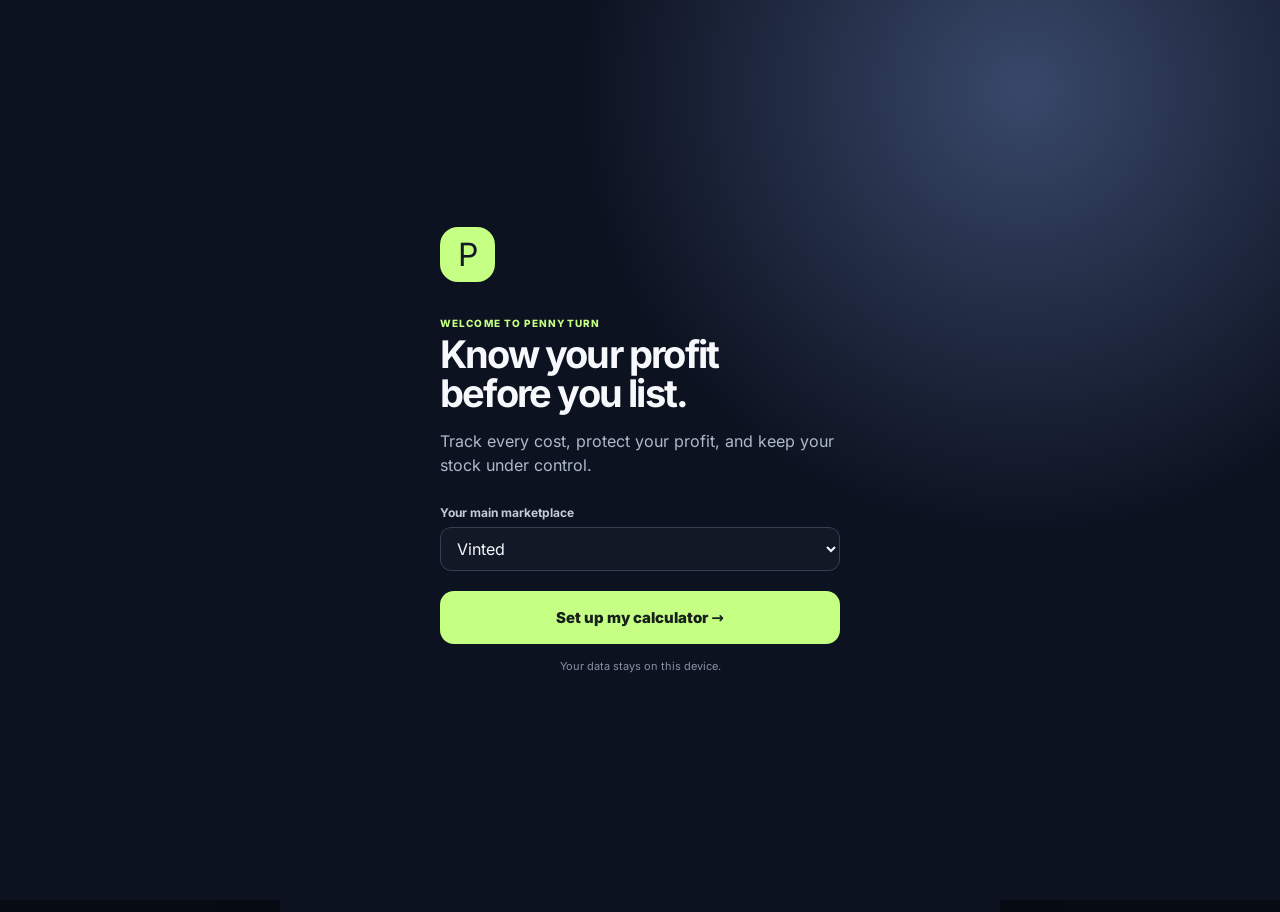
<file: index.html>
<!doctype html>
<html lang="en">
  <head>
    <meta charset="UTF-8" />
    <meta name="viewport" content="width=device-width, initial-scale=1, viewport-fit=cover" />
    <meta name="theme-color" content="#0c1220" />
    <meta name="description" content="Free resale profit calculator. Know your margin before you list, track inventory and sales — runs entirely in your browser." />
    <title>Pennyturn — Profit calculator</title>
    <meta property="og:type" content="website" />
    <meta property="og:url" content="https://penny-turn.com" />
    <meta property="og:title" content="PennyTurn — Know your profit before you list" />
    <meta property="og:description" content="Free profit calculator for Vinted, eBay & Depop resellers. Track fees, margin, and inventory — free, no sign-up." />
    <meta property="og:image" content="https://penny-turn.com/og-image.png" />
    <meta name="twitter:card" content="summary_large_image" />
    <meta name="twitter:title" content="PennyTurn — Know your profit before you list" />
    <meta name="twitter:description" content="Free profit calculator for Vinted, eBay & Depop resellers. Track fees, margin, and inventory — free, no sign-up." />
    <meta name="twitter:image" content="https://penny-turn.com/og-image.png" />
    <link rel="icon" href="favicon.svg" type="image/svg+xml" />
    <link rel="stylesheet" href="styles.css?v=6" />
    <!-- AdSense: once approved, paste the site verification <meta> tag and the
         AdSense loader <script> here. Also add the Google Funding Choices (CMP)
         snippet here for EEA consent — required before any ad renders. -->
  </head>
  <body>
    <div class="ad-rail ad-rail-left">Advertisement</div>
    <div class="ad-rail ad-rail-right">Advertisement</div>
    <main class="app-shell">
      <header class="topbar">
        <div class="brand"><span class="brand-mark">P</span><span>pennyturn</span></div>
        <div class="top-actions"><select id="languageButton" class="language-button" aria-label="Choose language"><option value="en">EN</option><option value="fr">FR</option><option value="es">ES</option><option value="pt">PT</option><option value="zh">中文</option><option value="ru">RU</option><option value="ja">日本語</option></select><button id="themeButton" class="theme-button" aria-label="Toggle theme"><svg viewBox="0 0 24 24" width="18" height="18" fill="none" stroke="currentColor" stroke-width="2" stroke-linecap="round"><circle cx="12" cy="12" r="4"/><path d="M12 2v3M12 19v3M4.93 4.93l2.12 2.12M16.95 16.95l2.12 2.12M2 12h3M19 12h3M4.93 19.07l2.12-2.12M16.95 7.05l2.12-2.12"/></svg></button><button id="currencyButton" class="currency-button" aria-label="Change currency">€ EUR</button><div class="settings-wrap"><button id="settingsButton" class="theme-button" aria-label="Backup settings"><svg viewBox="0 0 24 24" width="18" height="18" fill="none" stroke="currentColor" stroke-width="2" stroke-linecap="round" stroke-linejoin="round"><circle cx="12" cy="12" r="3"/><path d="M19.4 15a1.65 1.65 0 00.33 1.82l.06.06a2 2 0 11-2.83 2.83l-.06-.06a1.65 1.65 0 00-1.82-.33 1.65 1.65 0 00-1 1.51V21a2 2 0 01-4 0v-.09A1.65 1.65 0 009 19.4a1.65 1.65 0 00-1.82.33l-.06.06a2 2 0 11-2.83-2.83l.06-.06a1.65 1.65 0 00.33-1.82 1.65 1.65 0 00-1.51-1H3a2 2 0 010-4h.09A1.65 1.65 0 004.6 9a1.65 1.65 0 00-.33-1.82l-.06-.06a2 2 0 112.83-2.83l.06.06a1.65 1.65 0 001.82.33H9a1.65 1.65 0 001-1.51V3a2 2 0 014 0v.09a1.65 1.65 0 001 1.51 1.65 1.65 0 001.82-.33l.06-.06a2 2 0 112.83 2.83l-.06.06a1.65 1.65 0 00-.33 1.82V9a1.65 1.65 0 001.51 1H21a2 2 0 010 4h-.09a1.65 1.65 0 00-1.51 1z"/></svg></button><div id="settingsPanel" class="settings-panel"><button id="exportData">⭳ Export data</button><label class="settings-file"><input id="importFile" type="file" accept="application/json" /><span>⭱ Import data</span></label><button id="exportCsv">⭳ Export sold CSV</button></div></div></div>
      </header>

      <div class="ad-slot ad-slot-banner">Advertisement</div>

      <section id="dashboard" class="screen active" aria-label="Dashboard">
        <div class="intro compact"><p id="homeEyebrow" class="eyebrow">KNOW YOUR PROFIT BEFORE YOU LIST.</p><h1 id="homeTitle">Good to see you.</h1><p id="dashboardSubtitle">Here’s how your stock is doing.</p></div>
        <section class="hero-stat"><span>THIS MONTH'S PROFIT</span><strong id="monthProfit">€0.00</strong><small id="monthSales">No sales yet this month</small></section>
        <section class="metric-grid"><div><span>Stock value</span><b id="stockValue">€0.00</b></div><div><span>Potential profit</span><b id="potentialProfit">€0.00</b></div><div><span>Items listed</span><b id="listedCount">0</b></div><div><span>Sell-through</span><b id="sellThrough">—</b></div></section>
        <section id="attentionPanel" class="attention-panel" hidden><div><span class="attention-icon">↘</span><div><b>Items need attention</b><p id="attentionCopy"></p></div></div><button data-screen="inventory">Review</button></section>
        <div class="section-title"><h2>Recent sales</h2><button data-screen="history">See all</button></div><div id="recentSales" class="recent-sales"></div>
      </section>

      <section id="calculator" class="screen" aria-label="Profit calculator">
        <div class="intro"><p class="eyebrow">LIST WITH CONFIDENCE</p><h1>Know your real profit.</h1><p>Every cost, clearly accounted for.</p></div>
        <section class="card input-card">
          <label class="field"><span>Item name <em>optional</em></span><input id="itemName" type="text" placeholder="e.g. Vintage denim jacket" /></label>
          <label class="photo-picker"><input id="itemPhoto" type="file" accept="image/*" /><span id="photoPreview">＋</span><div><b>Add item photo</b><small>Helps you spot stock at a glance</small></div></label>
          <div class="field-row"><label class="field"><span>Buy price</span><div class="money-input"><span class="currency-symbol">€</span><input id="buyPrice" type="number" min="0" step="0.01" inputmode="decimal" value="0" /></div></label><label class="field"><span>Sale price</span><div class="money-input"><span class="currency-symbol">€</span><input id="salePrice" type="number" min="0" step="0.01" inputmode="decimal" value="0" /></div></label></div>
          <div class="market-row"><span>Marketplace</span><select id="marketplace"><option value="custom">Custom fees</option><option value="vinted">Vinted</option><option value="ebay">eBay</option><option value="depop">Depop</option></select></div>
          <div class="field-row"><label class="field"><span>Platform fee</span><div class="suffix-input"><input id="feePercent" type="number" min="0" step="0.1" inputmode="decimal" value="0" /><span>%</span></div></label><label class="field"><span>Fixed fee</span><div class="money-input"><span class="currency-symbol">€</span><input id="fixedFee" type="number" min="0" step="0.01" inputmode="decimal" value="0" /></div></label></div>
          <div class="field-row"><label class="field"><span>Postage</span><div class="money-input"><span class="currency-symbol">€</span><input id="postage" type="number" min="0" step="0.01" inputmode="decimal" value="0" /></div></label><label class="field"><span>Packaging & other</span><div class="money-input"><span class="currency-symbol">€</span><input id="otherCost" type="number" min="0" step="0.01" inputmode="decimal" value="0" /></div></label></div>
        </section>
        <section class="profit-card"><div class="profit-label">YOUR PROFIT</div><strong id="profitValue">€0.00</strong><div class="profit-meta"><span id="marginValue">0% margin</span><span id="roiValue">0% ROI</span></div><div class="profit-bar"><i id="profitBar"></i></div></section>
        <section class="breakdown"><div><span>Sale price</span><b id="saleBreakdown">€0.00</b></div><div><span>Total costs</span><b id="costBreakdown">− €0.00</b></div></section>
        <button id="saveItem" class="primary-button"><span id="saveItemText">Save to inventory</span> <span>→</span></button>
      </section>

      <section id="inventory" class="screen" aria-label="Inventory">
        <div class="screen-heading"><div><p class="eyebrow">YOUR STOCK</p><h1>Inventory</h1></div><div class="heading-actions"><button id="inventoryExport" class="icon-button" aria-label="Export inventory">⭳</button><button id="addFromInventory" class="icon-button" aria-label="Add item">+</button></div></div>
        <div id="inventorySummary" class="summary-card"><div><span>Potential profit</span><strong>€0.00</strong></div><div><span>Items listed</span><strong>0</strong></div></div>
        <div class="inventory-filters"><button class="filter active" data-filter="listed">Listed</button><button class="filter" data-filter="draft">Draft</button><button class="filter" data-filter="sold">Sold</button></div><div id="inventoryList" class="inventory-list"></div>
        <div id="emptyState" class="empty-state"><div>♢</div><h2>Nothing saved yet</h2><p>Calculate an item, then save it here to keep your inventory organised.</p><button class="secondary-button" data-go="calculator">Calculate an item</button></div>
      </section>

      <section id="minimum" class="screen" aria-label="Minimum price">
        <div class="intro compact"><p class="eyebrow">PRICE SMARTER</p><h1>Minimum sale price</h1><p>Protect the profit you want to make.</p></div>
        <section class="card input-card">
          <label class="field"><span>What you paid</span><div class="money-input"><span class="currency-symbol">€</span><input id="minBuyPrice" type="number" min="0" step="0.01" inputmode="decimal" value="0" /></div></label>
          <div class="field-row"><label class="field"><span>Target profit</span><div class="money-input"><span class="currency-symbol">€</span><input id="targetProfit" type="number" min="0" step="0.01" inputmode="decimal" value="10" /></div></label><label class="field"><span>Platform fee</span><div class="suffix-input"><input id="minFeePercent" type="number" min="0" step="0.1" inputmode="decimal" value="0" /><span>%</span></div></label></div>
          <div class="field-row"><label class="field"><span>Fixed fee</span><div class="money-input"><span class="currency-symbol">€</span><input id="minFixedFee" type="number" min="0" step="0.01" inputmode="decimal" value="0" /></div></label><label class="field"><span>Postage & extras</span><div class="money-input"><span class="currency-symbol">€</span><input id="minExtras" type="number" min="0" step="0.01" inputmode="decimal" value="0" /></div></label></div>
        </section>
        <section class="minimum-result"><span>LIST FOR AT LEAST</span><strong id="minimumValue">€10.00</strong><p id="minimumCopy">to make €10.00 profit after fees</p></section>
        <button id="copyMinimum" class="secondary-button wide">Copy price</button>
      </section>

      <section id="history" class="screen" aria-label="Sales history">
        <div class="screen-heading"><div><p class="eyebrow">MONEY MADE</p><h1>Sales history</h1></div></div><div id="historyTotals" class="summary-card"><div><span>All-time profit</span><strong>€0.00</strong></div><div><span>Items sold</span><strong>0</strong></div></div><div id="historyList" class="inventory-list"></div><div id="historyEmpty" class="empty-state"><div>✓</div><h2>Your sales will appear here</h2><p>Mark an inventory item as sold to track what you actually made.</p></div>
      </section>

      <footer class="app-footer"><a href="privacy.html">Privacy</a></footer>

      <section id="onboarding" class="onboarding" aria-label="Welcome"><div class="onboarding-card"><div class="onboarding-mark">P</div><p class="eyebrow">WELCOME TO PENNYTURN</p><h1>Know your profit<br>before you list.</h1><p>Track every cost, protect your profit, and keep your stock under control.</p><label class="field"><span>Your main marketplace</span><select id="onboardingMarket"><option value="vinted">Vinted</option><option value="ebay">eBay</option><option value="depop">Depop</option><option value="custom">Other / custom</option></select></label><button id="startApp" class="primary-button">Set up my calculator →</button><small>Your data stays on this device.</small></div></section>
      <nav class="tabbar"><button class="tab active" data-screen="dashboard"><span>⌂</span><i data-nav="home">Home</i></button><button class="tab" data-screen="calculator"><span>⌁</span><i data-nav="calculator">Calculator</i></button><button class="tab" data-screen="inventory"><span>▣</span><i data-nav="inventory">Inventory</i></button><button class="tab" data-screen="minimum"><span>◎</span><i data-nav="minimum">Min price</i></button></nav>
    </main>
    <div id="toast" role="status"></div>
    <script src="app.js?v=3"></script>
  </body>
</html>
</file>
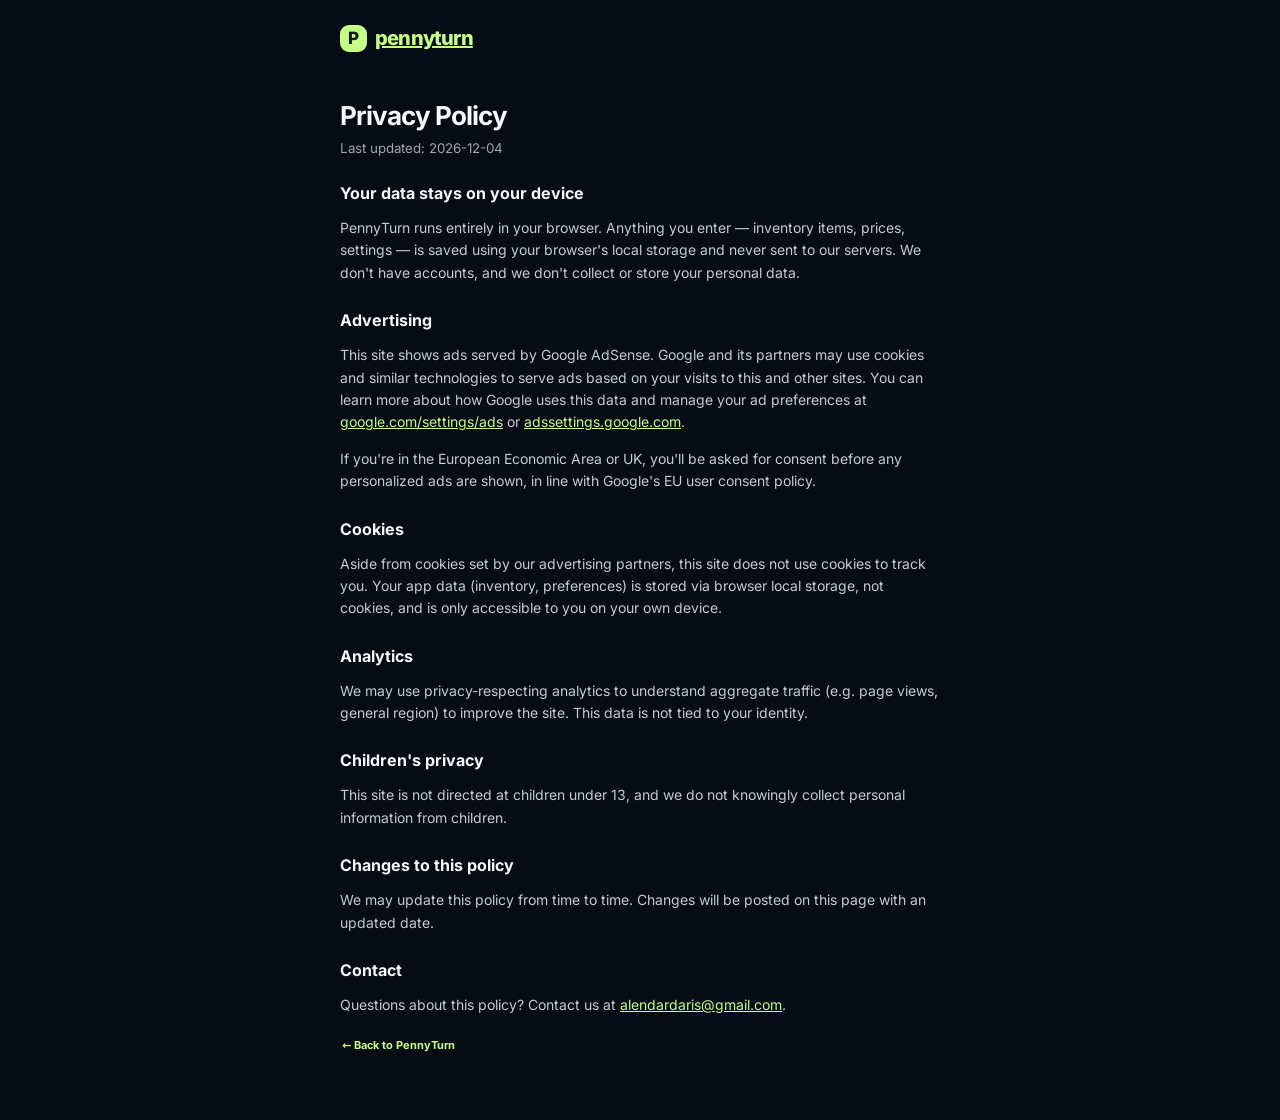
<file: privacy.html>
<!doctype html>
<html lang="en">
  <head>
    <meta charset="UTF-8" />
    <meta name="viewport" content="width=device-width, initial-scale=1, viewport-fit=cover" />
    <meta name="theme-color" content="#0c1220" />
    <meta name="description" content="Privacy policy for PennyTurn." />
    <title>Privacy Policy — PennyTurn</title>
    <link rel="icon" href="favicon.svg" type="image/svg+xml" />
    <link rel="stylesheet" href="styles.css?v=6" />
  </head>
  <body>
    <div class="legal-shell">
      <header class="topbar">
        <a class="brand" href="index.html"><span class="brand-mark">P</span><span>pennyturn</span></a>
      </header>

      <h1>Privacy Policy</h1>
      <small>Last updated: <span id="date"></span></small>

      <h2>Your data stays on your device</h2>
      <p>PennyTurn runs entirely in your browser. Anything you enter — inventory items, prices, settings — is saved using your browser's local storage and never sent to our servers. We don't have accounts, and we don't collect or store your personal data.</p>

      <h2>Advertising</h2>
      <p>This site shows ads served by Google AdSense. Google and its partners may use cookies and similar technologies to serve ads based on your visits to this and other sites. You can learn more about how Google uses this data and manage your ad preferences at <a href="https://www.google.com/settings/ads">google.com/settings/ads</a> or <a href="https://adssettings.google.com">adssettings.google.com</a>.</p>
      <p>If you're in the European Economic Area or UK, you'll be asked for consent before any personalized ads are shown, in line with Google's EU user consent policy.</p>

      <h2>Cookies</h2>
      <p>Aside from cookies set by our advertising partners, this site does not use cookies to track you. Your app data (inventory, preferences) is stored via browser local storage, not cookies, and is only accessible to you on your own device.</p>

      <h2>Analytics</h2>
      <p>We may use privacy-respecting analytics to understand aggregate traffic (e.g. page views, general region) to improve the site. This data is not tied to your identity.</p>

      <h2>Children's privacy</h2>
      <p>This site is not directed at children under 13, and we do not knowingly collect personal information from children.</p>

      <h2>Changes to this policy</h2>
      <p>We may update this policy from time to time. Changes will be posted on this page with an updated date.</p>

      <h2>Contact</h2>
      <p>Questions about this policy? Contact us at <a href="mailto:alendardaris@gmail.com">alendardaris@gmail.com</a>.</p>

      <footer class="app-footer"><a href="index.html">← Back to PennyTurn</a></footer>
    </div>
    <script>
      if (localStorage.getItem('pennyturnTheme') === 'light') document.body.classList.add('light');
      document.getElementById('date').textContent = new Date().toISOString().slice(0, 10);
    </script>
  </body>
</html>
</file>
<file: styles.css>
@font-face{font-family:'Inter';font-style:normal;font-weight:100 900;font-display:swap;src:url('fonts/inter-latin.woff2') format('woff2');unicode-range:U+0000-00FF,U+0131,U+0152-0153,U+02BB-02BC,U+02C6,U+02DA,U+02DC,U+0304,U+0308,U+0329,U+2000-206F,U+20AC,U+2122,U+2191,U+2193,U+2212,U+2215,U+FEFF,U+FFFD}
@font-face{font-family:'Inter';font-style:normal;font-weight:100 900;font-display:swap;src:url('fonts/inter-cyrillic.woff2') format('woff2');unicode-range:U+0301,U+0400-045F,U+0490-0491,U+04B0-04B1,U+2116}
:root{--ink:#f7f8fc;--muted:#9ba5b6;--surface:#151d2c;--surface-2:#1c2637;--line:#2b3648;--green:#83f2ba;--lime:#c5ff83;--accent:#a88bff;--danger:#ff9b9b;--shell-w:520px}*{box-sizing:border-box}button,select,input{font-family:inherit}html,body{overflow-x:hidden}body{margin:0;background:#0c1220;color:var(--ink);font-family:Inter,ui-sans-serif,system-ui,-apple-system,BlinkMacSystemFont,"Segoe UI",sans-serif}.app-shell{width:100%;max-width:var(--shell-w);min-height:100dvh;margin:auto;padding:env(safe-area-inset-top) 20px calc(88px + env(safe-area-inset-bottom));background:radial-gradient(circle at 84% 2%,#283052 0,transparent 27%),#0c1220}.topbar{height:76px;display:flex;align-items:center;justify-content:space-between;gap:12px}.brand{font-size:20px;font-weight:800;letter-spacing:-.8px;display:flex;align-items:center;gap:8px;flex-shrink:0}.brand span:last-child{overflow:hidden;text-overflow:ellipsis;white-space:nowrap}.brand-mark,.onboarding-mark{display:grid;place-items:center;width:27px;height:27px;border-radius:9px;color:#111a26;background:var(--lime);font-size:17px}.top-actions{display:flex;gap:7px;min-width:0}.currency-button,.icon-button,.theme-button{border:1px solid var(--line);background:#172033;color:var(--ink);border-radius:10px;padding:8px 11px;font-weight:700;font-size:13px;white-space:nowrap;flex-shrink:1;min-width:0}.theme-button{font-size:17px;padding:5px 9px;display:inline-flex;align-items:center;justify-content:center}.currency-button{padding:5px 12px;font-size:17px;display:inline-flex;align-items:center;justify-content:center}.intro{padding:18px 2px 20px}.intro.compact{padding-top:24px}.eyebrow{margin:0 0 6px;color:var(--lime);font-size:10px;font-weight:800;letter-spacing:1.1px}.intro h1,.screen-heading h1{font-size:32px;line-height:1.05;letter-spacing:-1.3px;margin:0 0 8px}.intro p:not(.eyebrow){color:var(--muted);margin:0;font-size:15px}.card{background:linear-gradient(145deg,#1b2638,#161e2d);border:1px solid #2b3648;border-radius:19px}.input-card{padding:17px}.field{display:block;flex:1;min-width:0}.field>span,.market-row>span{color:#c5cbd5;font-size:12px;font-weight:700;display:block;margin:0 0 7px}.field em{color:#748096;font-style:normal;font-weight:500}.field-row{display:flex;gap:13px;margin-top:15px}.money-input,.suffix-input{height:45px;border-radius:11px;border:1px solid #334052;background:#111826;display:flex;align-items:center;padding:0 11px;gap:5px}.money-input span,.suffix-input span{color:#9eabc0;font-size:15px;font-weight:700}.money-input input,.suffix-input input{min-width:0;width:100%;height:100%;border:0;outline:0;background:transparent;color:inherit;font-size:16px;font-weight:700}.field>input,.field select{width:100%;height:44px;border:1px solid #334052;border-radius:11px;background:#111826;color:inherit;padding:0 12px;font:inherit;outline:0}.market-row{display:flex;justify-content:space-between;align-items:center;border-bottom:1px solid #2a3648;padding:16px 0 13px;margin-top:2px}.market-row span{margin:0}.market-row select{border:0;background:transparent;color:var(--lime);font-weight:750;outline:0;max-width:165px;text-align:right}.market-row option{background:#172033;color:white}.photo-picker{display:flex;gap:11px;align-items:center;margin-top:15px;border:1px dashed #40506a;border-radius:12px;padding:9px;cursor:pointer}.photo-picker input{display:none}.photo-picker>span{height:42px;width:42px;border-radius:9px;background:#28354d;display:grid;place-items:center;color:var(--lime);font-size:21px;overflow:hidden;background-size:cover;background-position:center}.photo-picker b,.photo-picker small{display:block;font-size:12px}.photo-picker small{color:var(--muted);margin-top:2px}.profit-card{margin:18px 0 11px;border-radius:19px;padding:21px;background:linear-gradient(135deg,#1b3a36,#1b2c39);border:1px solid #30524c}.profit-label{font-size:11px;font-weight:800;color:#bde7d6;letter-spacing:1px}.profit-card strong{display:block;color:var(--green);font-size:42px;letter-spacing:-2px;margin:6px 0}.profit-meta{color:#b5d5c6;display:flex;gap:15px;font-size:13px;font-weight:650}.profit-bar{height:5px;margin-top:17px;background:#34524e;border-radius:8px;overflow:hidden}.profit-bar i{display:block;height:100%;border-radius:8px;width:0;transition:width .25s}.breakdown{display:flex;justify-content:space-between;padding:9px 4px 18px}.breakdown div{display:grid;gap:4px}.breakdown div:last-child{text-align:right}.breakdown span{color:var(--muted);font-size:12px}.breakdown b{font-size:14px}.primary-button,.secondary-button{width:100%;border:0;border-radius:14px;min-height:53px;background:var(--lime);color:#17201c;font-weight:850;font-size:15px;cursor:pointer}.secondary-button{background:#202b3e;color:#e6eaf2;border:1px solid #344156}.screen{display:none}.screen.active{display:block}.screen-heading{padding:23px 2px 18px;display:flex;justify-content:space-between;align-items:center}.screen-heading h1{margin:0}.heading-actions{display:flex;gap:7px;min-width:0;flex-shrink:1}.icon-button{font-size:27px;line-height:24px;width:43px;height:43px}#inventoryExport{font-size:19px}.summary-card{display:flex;border:1px solid var(--line);background:var(--surface);border-radius:17px;padding:16px;margin-bottom:14px}.summary-card div{flex:1;display:grid;gap:6px}.summary-card div+div{border-left:1px solid var(--line);padding-left:17px}.summary-card span{color:var(--muted);font-size:11px}.summary-card strong{font-size:19px}.inventory-filters{display:flex;gap:8px;margin:15px 0}.filter{border:1px solid var(--line);border-radius:20px;background:transparent;color:var(--muted);padding:7px 12px;font-size:12px;font-weight:700}.filter.active{background:#293550;color:var(--lime);border-color:#3b4a65}.inventory-list,.recent-sales{display:grid;gap:10px}.inventory-item{padding:12px;border:1px solid var(--line);background:var(--surface);border-radius:15px;display:flex;align-items:center;gap:12px}.item-dot{width:43px;height:43px;display:grid;place-items:center;border-radius:12px;background:#293550;color:var(--lime);font-weight:800;flex:none;background-position:center;background-size:cover}.item-main{flex:1;min-width:0}.item-main h3{font-size:14px;margin:0 0 3px;white-space:nowrap;overflow:hidden;text-overflow:ellipsis}.item-main span{font-size:12px;color:var(--muted)}.item-profit{text-align:right}.item-profit b{display:block;font-size:14px;color:var(--green)}.item-profit button{padding:3px 0;border:0;background:transparent;color:#9ba7ba;font-size:11px}.item-actions{display:flex;gap:7px;margin-top:6px}.item-actions button{border:0;border-radius:6px;background:#2c3a50;color:#dfe6f3;padding:4px 7px;font-size:10px;font-weight:700}.item-actions button:last-child{background:#24463c;color:#9df0bf}.age-warning{color:#ffcb83!important}.empty-state{text-align:center;padding:72px 24px}.empty-state div{font-size:42px;color:var(--lime)}.empty-state h2{font-size:19px;margin:10px 0 6px}.empty-state p{color:var(--muted);font-size:14px;line-height:1.5;margin:0 0 21px}.minimum-result{margin:18px 0;border:1px solid #39345b;background:linear-gradient(145deg,#282344,#1b2338);border-radius:19px;text-align:center;padding:26px 16px}.minimum-result span{font-size:11px;font-weight:800;color:#c9baff;letter-spacing:1px}.minimum-result strong{display:block;font-size:43px;letter-spacing:-2px;color:#ded2ff;margin:5px}.minimum-result p{margin:0;color:#abb1c3;font-size:13px}.wide{min-height:50px}.hero-stat{padding:20px;border-radius:18px;background:linear-gradient(135deg,#2d3a32,#1a2934);border:1px solid #415845}.hero-stat span{display:block;font-size:10px;letter-spacing:1px;font-weight:800;color:#b6d2ba}.hero-stat strong{display:block;font-size:35px;color:var(--green);letter-spacing:-1.5px;margin:5px 0}.hero-stat small{color:#b9c6ba}.metric-grid{display:grid;grid-template-columns:1fr 1fr;gap:9px;margin:10px 0 18px}.metric-grid div{background:var(--surface);border:1px solid var(--line);border-radius:14px;padding:13px}.metric-grid span{display:block;color:var(--muted);font-size:11px}.metric-grid b{font-size:17px;margin-top:4px;display:block}.attention-panel{display:flex;justify-content:space-between;align-items:center;padding:13px;margin-bottom:20px;background:#372f25;border:1px solid #635139;border-radius:14px}.attention-panel>div{display:flex;gap:10px}.attention-panel b{font-size:13px}.attention-panel p{font-size:11px;color:#dfc89b;margin:2px 0}.attention-icon{color:#ffce7f;font-size:21px}.attention-panel button,.section-title button{border:0;background:transparent;color:var(--lime);font-size:12px;font-weight:800}.section-title{display:flex;justify-content:space-between;align-items:center;margin:16px 0 10px}.section-title h2{font-size:17px;margin:0}.onboarding{position:fixed;z-index:10;inset:0;background:radial-gradient(circle at 80% 10%,#39486a,transparent 34%),#0c1220;display:none;padding:25px}.onboarding.show{display:grid;place-items:center}.onboarding-card{width:min(100%,400px)}.onboarding-mark{width:55px;height:55px;border-radius:18px;font-size:32px;margin-bottom:35px}.onboarding h1{font-size:38px;line-height:1.03;letter-spacing:-1.8px;margin:0 0 14px}.onboarding p:not(.eyebrow){color:#aeb9ca;line-height:1.5;margin-bottom:28px}.onboarding .field{margin-bottom:20px}.onboarding small{display:block;text-align:center;color:#8591a4;margin-top:15px;font-size:11px}.tabbar{position:fixed;z-index:2;bottom:0;left:50%;transform:translateX(-50%);width:min(var(--shell-w),100%);max-width:100vw;height:76px;padding:8px 10px calc(8px + env(safe-area-inset-bottom));display:flex;background:rgba(12,18,32,.93);backdrop-filter:blur(18px);border-top:1px solid #253044}.tab{border:0;background:transparent;color:#8d98aa;font-size:9px;font-weight:700;display:grid;gap:2px;place-items:center;flex:1;min-width:0}.tab span{font-size:20px;line-height:20px}.tab i{max-width:100%;overflow:hidden;text-overflow:ellipsis;white-space:nowrap}.tab.active{color:var(--lime)}#toast{position:fixed;top:20px;left:50%;transform:translate(-50%,-20px);background:#eaf5ee;color:#12231a;border-radius:10px;padding:11px 15px;font-size:13px;font-weight:700;opacity:0;transition:.25s;pointer-events:none;z-index:20}#toast.show{opacity:1;transform:translate(-50%,0)}body.light{--ink:#1a2633;--muted:#667589;--surface:#fff;--line:#dce3ec;--lime:#6ca62d;--green:#237c55;background:#f3f5f0}body.light .app-shell{background:radial-gradient(circle at 84% 2%,#dbe7cf,transparent 27%),#f3f5f0}body.light .card{background:#fff}body.light .money-input,body.light .suffix-input,body.light .field>input,body.light .field select{background:#f8fafc;border-color:#dce3ec}body.light .tabbar{background:rgba(247,249,244,.94)}body.light .market-row select{background:transparent}body.light .onboarding{background:#f2f5ec}@media (min-width:600px){body{background:#070b14}.app-shell{box-shadow:0 0 60px rgba(0,0,0,.3)}}
body.light{--ink:#1a2633;--muted:#667589;--surface:#fff;--line:#dce3ec;--lime:#57951a;--green:#237c55;--danger:#c13c3c;background:#f3f5f0}body.light .app-shell{background:radial-gradient(circle at 84% 2%,#dbe7cf,transparent 27%),#f3f5f0}body.light .card,body.light .summary-card,body.light .inventory-item,body.light .metric-grid div{background:#fff;box-shadow:0 2px 8px rgba(35,51,69,.035)}body.light .money-input,body.light .suffix-input,body.light .field>input,body.light .field select{background:#f8fafc;border-color:#cfd9e5;color:#182534}body.light .currency-button,body.light .theme-button,body.light .icon-button{background:#fff;color:#263648;border-color:#cbd6e3}body.light .currency-button:hover,body.light .theme-button:hover,body.light .icon-button:hover{background:#edf3e8}body.light .market-row{border-color:#dce3ec}body.light .market-row select{background:transparent;color:#3f7d13}body.light .photo-picker{border-color:#b8c8d9;background:#fafcfe}body.light .photo-picker>span{background:#e7f1df;color:#3f7d13}body.light .profit-card{background:linear-gradient(135deg,#e4f5e6,#edf5f4);border-color:#b9dccc}body.light .profit-label,body.light .profit-meta{color:#3e6958}body.light .profit-bar{background:#c8e3d5}body.light .minimum-result{background:linear-gradient(145deg,#f0eaff,#f7f4fc);border-color:#d3c7ee}body.light .minimum-result span{color:#7057a9}body.light .minimum-result strong{color:#4d357c}body.light .minimum-result p{color:#687086}body.light .secondary-button{background:#fff;color:#263648;border-color:#cbd6e3}body.light .secondary-button:hover{background:#f3f7ed}body.light .filter{background:#fff;color:#58697d;border-color:#cbd6e3}body.light .filter.active{background:#e8f2df;color:#3d7413;border-color:#b8d29d}body.light .item-dot{background:#e8eff7;color:#3f7d13}body.light .item-actions button{background:#e8eef5;color:#34475c}body.light .item-actions button:last-child{background:#def2e5;color:#1d704b}body.light .hero-stat{background:linear-gradient(135deg,#e6f4df,#eef6f0);border-color:#c4dbbd}body.light .hero-stat span,body.light .hero-stat small{color:#47634b}body.light .attention-panel{background:#fff4df;border-color:#e8cf98}body.light .attention-panel p{color:#8b682d}body.light .tabbar{background:rgba(247,249,244,.94);border-color:#dce3ec}body.light .tab{color:#647489}body.light .tab.active{color:#4d8a17}body.light .onboarding{background:radial-gradient(circle at 80% 10%,#dcebd2,transparent 34%),#f2f5ec}body.light .onboarding h1{color:#1d2d20}body.light .onboarding p:not(.eyebrow){color:#5e6b61}body.light .onboarding-card .field>span{color:#3d4b40}@media (min-width:600px){body.light{background:#e8ece5}.app-shell{box-shadow:0 0 60px rgba(0,0,0,.3)}}
/* Language picker and translated navigation */
.language-button{border:1px solid var(--line);background:#172033;color:var(--ink);border-radius:10px;padding:8px 6px;font-weight:700;font-size:11px;outline:0;max-width:48px;flex-shrink:1;min-width:0}.language-button option{background:#172033;color:#fff}.tab i{font-style:normal}body.light .language-button{background:#fff;color:#263648;border-color:#cbd6e3}body.light .language-button option{background:#fff;color:#263648}

/* Extreme narrow/zoomed viewports (e.g. Android "larger display size" settings
   shrinking the effective CSS viewport well below a normal phone's) */
@media (max-width:340px){
  .brand{font-size:17px;gap:6px}
  .top-actions{gap:5px}
  .theme-button{padding:5px 7px}
  .currency-button{padding:5px 6px}
  .language-button{padding:8px 4px;max-width:40px}
}

/* Tablet/desktop sizing */
@media (min-width:600px){:root{--shell-w:560px}}
@media (min-width:768px){:root{--shell-w:640px}.field-row{gap:16px}}
@media (min-width:1024px){:root{--shell-w:720px}}

/* Site navigation and ad slots */
.back-link{display:inline-block;margin:14px 0 -4px;color:var(--muted);font-size:11px;font-weight:700;text-decoration:none}
.app-footer{display:flex;gap:16px;margin:22px 2px 8px;font-size:11px}
.app-footer a{color:var(--muted);text-decoration:none;font-weight:700}
.ad-slot{border:1px dashed var(--line);border-radius:14px;display:grid;place-items:center;color:var(--muted);font-size:11px;letter-spacing:.5px;text-transform:uppercase;background:var(--surface)}
.ad-slot-banner{min-height:90px;margin:14px 0}
.ad-rail{display:none;position:fixed;top:50%;transform:translateY(-50%);width:160px;height:600px;max-height:80vh;border:1px dashed var(--line);border-radius:14px;place-items:center;color:var(--muted);font-size:11px;letter-spacing:.5px;text-transform:uppercase;background:var(--surface);z-index:1}
.ad-rail-left{left:24px}.ad-rail-right{right:24px}
@media (min-width:1200px){.ad-rail{display:grid}}
body.light .back-link,body.light .app-footer a{color:#647489}

/* Legal pages */
.legal-shell{width:100%;max-width:640px;margin:auto;padding:env(safe-area-inset-top) 20px 60px}
.legal-shell h1{font-size:26px;letter-spacing:-1px;margin:24px 0 6px}
.legal-shell h2{font-size:16px;margin:26px 0 8px;color:var(--ink)}
.legal-shell p,.legal-shell li{color:#c5cbd5;font-size:14px;line-height:1.6}
.legal-shell small{color:var(--muted)}
.legal-shell a{color:var(--lime)}
body.light .legal-shell p,body.light .legal-shell li{color:#33475e}

/* Backup settings menu */
.settings-wrap{position:relative}.settings-panel{position:absolute;top:calc(100% + 8px);right:0;display:none;flex-direction:column;gap:2px;min-width:190px;padding:7px;background:var(--surface);border:1px solid var(--line);border-radius:14px;box-shadow:0 12px 30px rgba(0,0,0,.35);z-index:15}.settings-panel.show{display:flex}.settings-panel button,.settings-panel label{display:block;width:100%;border:0;background:transparent;color:var(--ink);text-align:left;padding:10px 11px;border-radius:9px;font-size:13px;font-weight:650;font-family:inherit;cursor:pointer}.settings-panel button:hover,.settings-panel label:hover{background:#26314a}.settings-panel input[type=file]{display:none}
body.light .settings-panel{background:#fff;box-shadow:0 12px 30px rgba(35,51,69,.14)}body.light .settings-panel button:hover,body.light .settings-panel label:hover{background:#f3f7ed}
</file>
